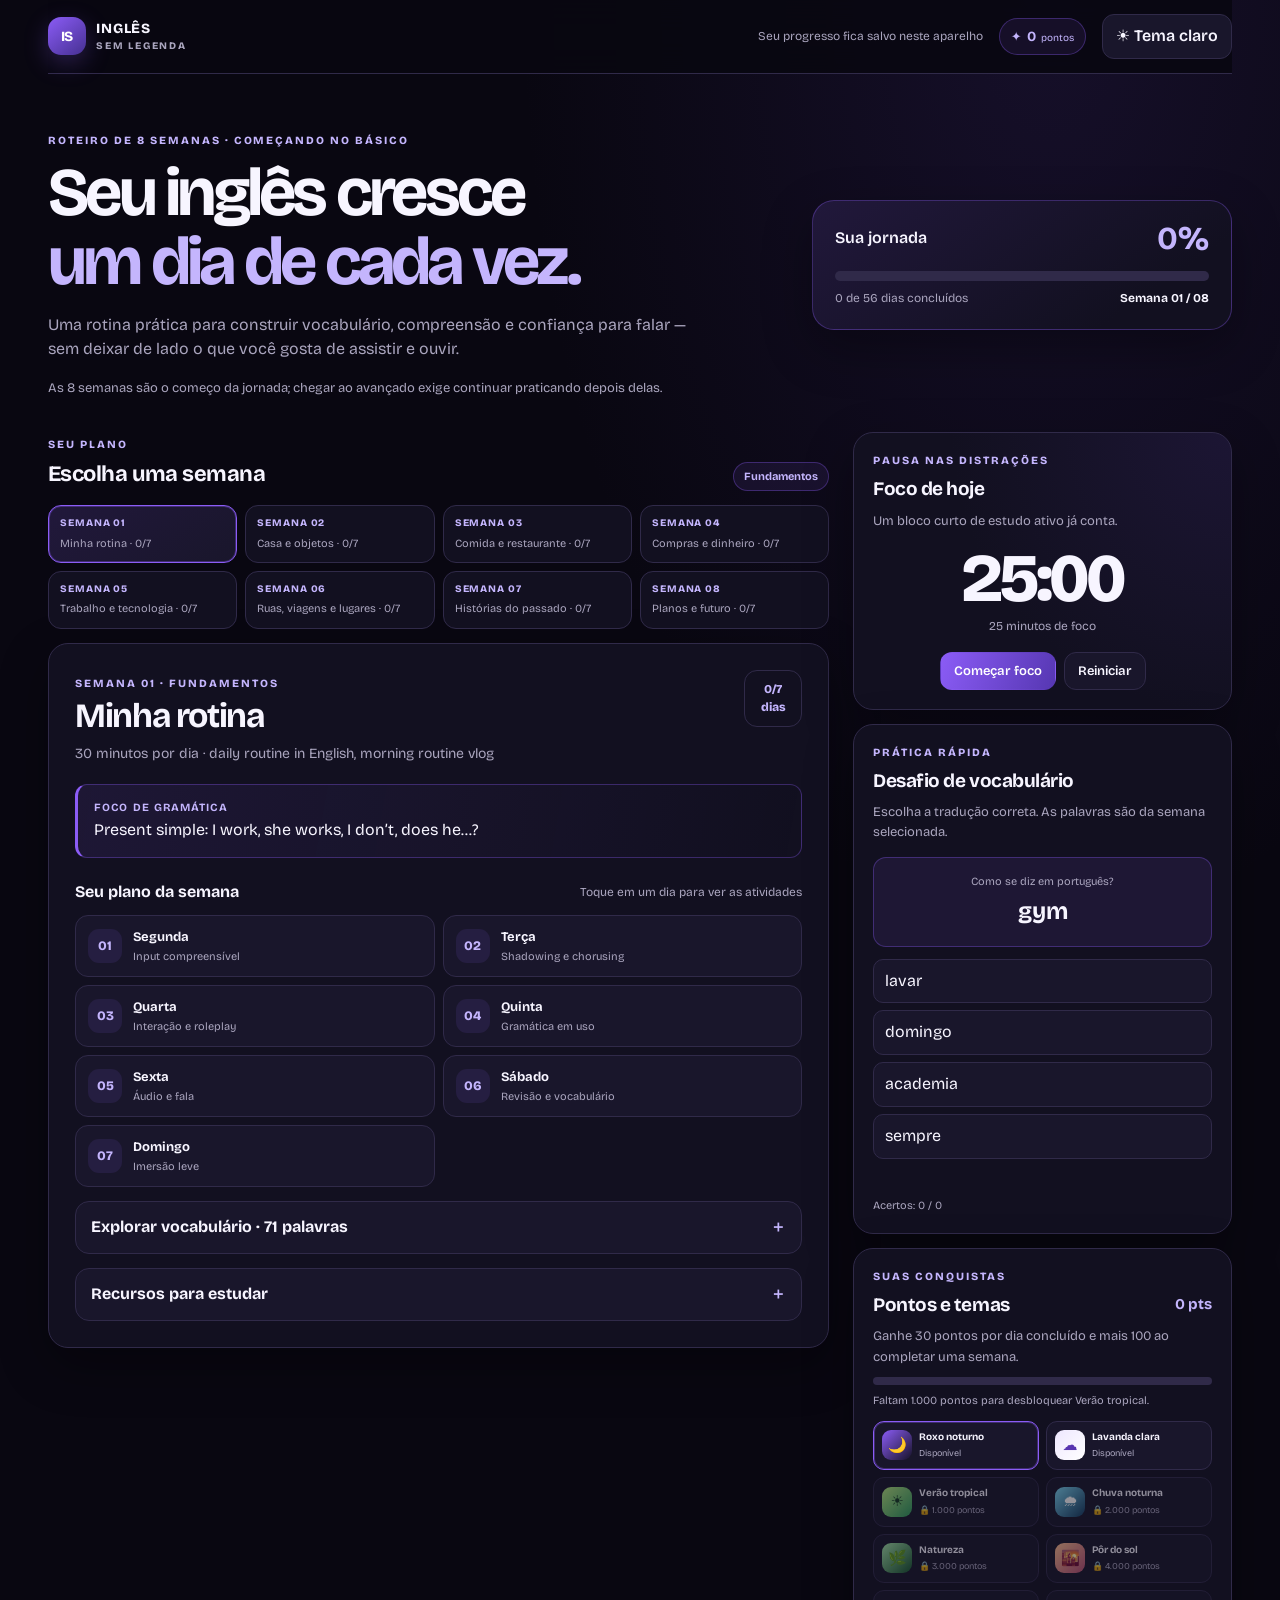
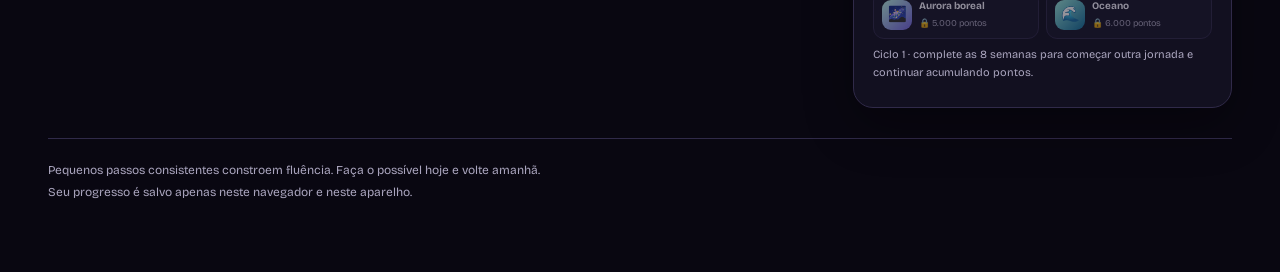
<file: index.html>
<!doctype html>
<html lang="pt-BR"><head><meta charset="utf-8">
<meta name="viewport" content="width=device-width, initial-scale=1, viewport-fit=cover">
<title>Inglês sem legenda — seu plano do básico ao avançado</title>
<meta name="description" content="Um roteiro interativo para estudar inglês todos os dias, praticar vocabulário e acompanhar seu progresso.">
<meta name="theme-color" content="#090711">
<link rel="stylesheet" href="https://fonts.googleapis.com/css2?family=Bricolage+Grotesque:wght@400;600;800&display=swap">
<link rel="stylesheet" href="styles.css"></head><body>
<div class="app-shell">
<header class="topbar">
<a class="brand" href="#" aria-label="Inglês sem legenda, início"><span class="brand-mark">IS</span><span>INGLÊS<small>SEM LEGENDA</small></span></a>
<div class="top-actions"><span class="save-status" id="saveStatus" role="status" aria-live="polite">Seu progresso fica salvo neste aparelho</span><span class="points-pill" aria-label="Pontos acumulados"><span aria-hidden="true">✦</span><strong id="headerPoints">0</strong><small>pontos</small></span><button class="theme-toggle" id="themeToggle" type="button" aria-label="Alternar tema">☀ Tema claro</button></div>
</header>
<section class="hero" aria-labelledby="pageTitle">
<div class="hero-copy"><p class="eyebrow">ROTEIRO DE 8 SEMANAS · COMEÇANDO NO BÁSICO</p><h1 id="pageTitle">Seu inglês cresce <span>um dia de cada vez.</span></h1><p>Uma rotina prática para construir vocabulário, compreensão e confiança para falar — sem deixar de lado o que você gosta de assistir e ouvir.</p><p class="hero-note">As 8 semanas são o começo da jornada; chegar ao avançado exige continuar praticando depois delas.</p></div>
<div class="hero-progress"><div class="progress-heading"><span>Sua jornada</span><strong id="p">0%</strong></div><div class="progress-track" role="progressbar" id="progressBar" aria-label="Progresso das 8 semanas" aria-valuemin="0" aria-valuemax="100" aria-valuenow="0"><i id="pb"></i></div><div class="progress-caption"><span id="pt">0 de 56 dias concluídos</span><strong id="weekMetric">Semana 01 / 08</strong></div></div>
</section>
<main class="content-grid">
<section class="study-column" aria-label="Roteiro de estudos">
<div class="section-heading"><div><p class="eyebrow">SEU PLANO</p><h2>Escolha uma semana</h2></div><span class="phase-pill" id="phasePill">Fundamentos</span></div>
<nav class="tabs" id="tabs" role="tablist" aria-label="Semanas de estudo"></nav>
<section id="weekContent" aria-live="polite"></section>
</section>
<aside class="practice-column" aria-label="Ferramentas de prática">
<section class="tool-card timer-card" aria-labelledby="timerTitle"><p class="eyebrow">PAUSA NAS DISTRAÇÕES</p><h2 id="timerTitle">Foco de hoje</h2><p class="tool-copy">Um bloco curto de estudo ativo já conta.</p><div class="timer-display" id="timerDisplay" role="timer" aria-live="off">25:00</div><p class="timer-hint" id="timerHint">25 minutos de foco</p><div class="timer-actions"><button class="primary-button" id="timerToggle" type="button">Começar foco</button><button class="secondary-button" id="timerReset" type="button">Reiniciar</button></div></section>
<section class="tool-card quiz-card" aria-labelledby="quizTitle"><p class="eyebrow">PRÁTICA RÁPIDA</p><h2 id="quizTitle">Desafio de vocabulário</h2><p class="tool-copy">Escolha a tradução correta. As palavras são da semana selecionada.</p><div id="quizArea"></div></section>
<section class="tool-card rewards-card" aria-labelledby="rewardsTitle"><p class="eyebrow">SUAS CONQUISTAS</p><div class="rewards-heading"><h2 id="rewardsTitle">Pontos e temas</h2><strong><span id="rewardPoints">0</span> pts</strong></div><p class="tool-copy">Ganhe 30 pontos por dia concluído e mais 100 ao completar uma semana.</p><div class="points-track" id="pointsProgress" role="progressbar" aria-label="Progresso para desbloquear o próximo tema" aria-valuemin="0" aria-valuemax="1000" aria-valuenow="0"><i id="pointsProgressFill"></i></div><p class="next-theme-copy" id="nextThemeText">Faltam 1.000 pontos para o próximo tema.</p><div class="theme-options" id="themeOptions" aria-label="Temas disponíveis"></div><p class="cycle-copy" id="cycleText">Ciclo 1 · complete as 8 semanas para começar outra jornada e continuar acumulando pontos.</p><button class="secondary-button new-cycle-button" id="newCycleButton" type="button" hidden>Começar uma nova jornada</button></section>
</aside>
</main>
<footer class="footer"><p>Pequenos passos consistentes constroem fluência. Faça o possível hoje e volte amanhã.</p><p>Seu progresso é salvo apenas neste navegador e neste aparelho.</p></footer>
</div>
<script src="script.js" defer></script></body></html>
</file>
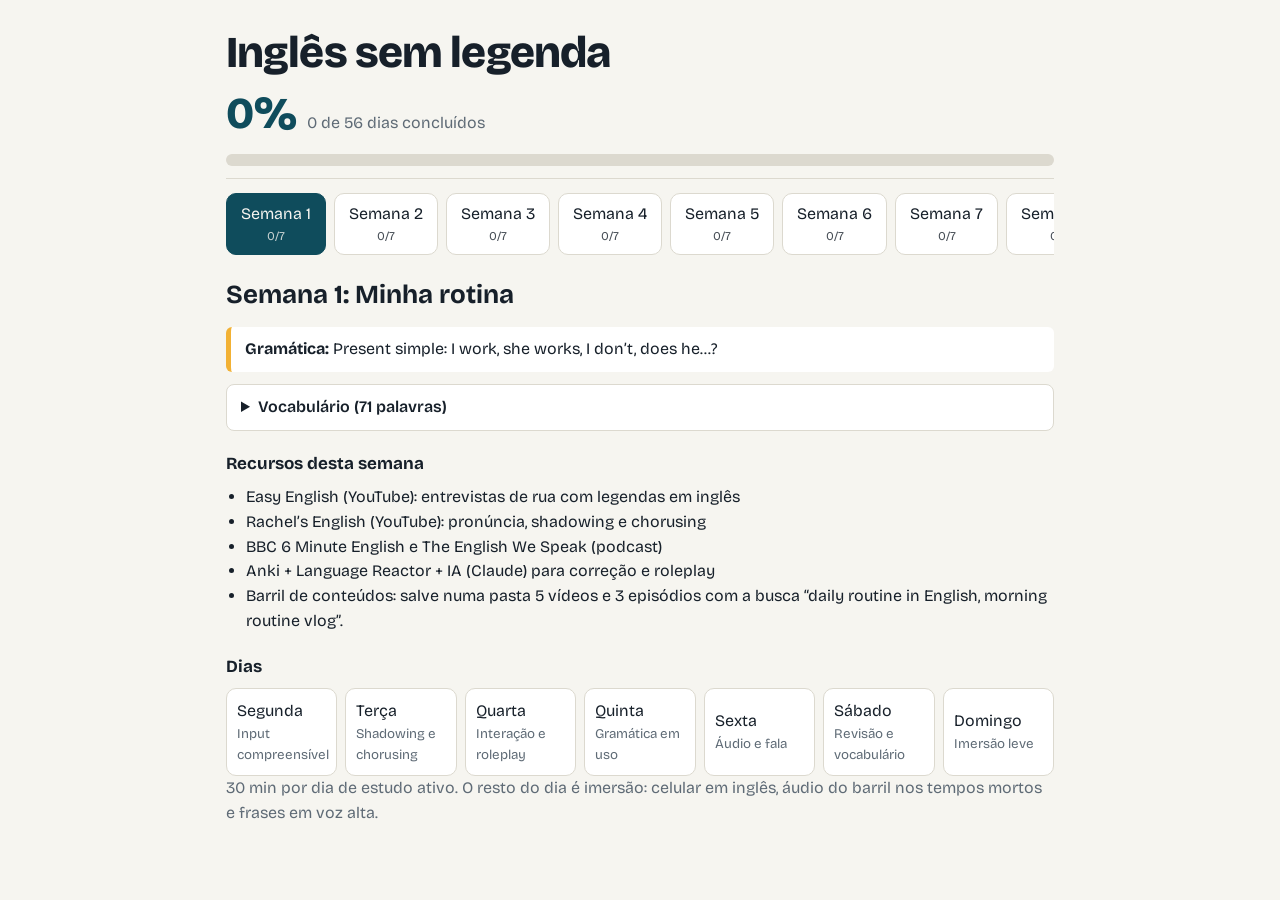
<file: roteiro-ingles.html>
<!doctype html>
<html lang="pt-BR"><head><meta charset="utf-8">
<meta name="viewport" content="width=device-width, initial-scale=1, viewport-fit=cover">
<title>Inglês sem legenda: roteiro de 8 semanas</title>
<link rel="stylesheet" href="https://fonts.googleapis.com/css2?family=Bricolage+Grotesque:wght@400;600;800&display=swap">
<style>
:root{--bg:#f6f5f0;--card:#fff;--ink:#17202a;--mute:#5f6b76;--line:#dcd9cf;--pri:#0f4c5c;--acc:#f2b134;--ok:#2f8f5b;box-sizing:border-box;padding-top:env(safe-area-inset-top,0px);padding-bottom:env(safe-area-inset-bottom,0px);color-scheme:light}
@media (prefers-color-scheme:dark){:root:not([data-theme="light"]){--bg:#121a1f;--card:#1a252c;--ink:#eceae2;--mute:#9aa7b0;--line:#2c3b44;--pri:#7cc4d4;--acc:#f2b134;--ok:#5cc48a;color-scheme:dark}}
*{box-sizing:border-box}
body{margin:0;background:var(--bg);color:var(--ink);font:16px/1.55 "Bricolage Grotesque",system-ui,-apple-system,"Segoe UI",sans-serif}
.w{max-width:860px;margin:0 auto;padding:20px 16px 56px}
h1{font-size:clamp(28px,6vw,44px);line-height:1.05;margin:0 0 4px;font-weight:800;letter-spacing:-.02em}
.sub{color:var(--mute);margin:0 0 18px}
.top{position:sticky;top:0;background:var(--bg);padding:10px 0 12px;z-index:5;border-bottom:1px solid var(--line)}
.pct{display:flex;align-items:baseline;gap:10px}
.pct b{font-size:44px;font-weight:800;color:var(--pri)}
.bar{height:12px;background:var(--line);border-radius:6px;overflow:hidden;margin-top:6px}
.bar i{display:block;height:100%;width:0;background:var(--ok);transition:width .4s}
.tabs{display:flex;gap:8px;overflow-x:auto;padding:14px 0}
.tabs button{flex:0 0 auto;border:1.5px solid var(--line);background:var(--card);color:var(--ink);border-radius:10px;padding:8px 14px;font:inherit;cursor:pointer}
.tabs button[aria-selected=true]{background:var(--pri);border-color:var(--pri);color:var(--bg)}
.tabs small{display:block;font-size:12px;opacity:.8}
h2{font-size:26px;margin:6px 0 2px}
.g{background:var(--card);border-left:5px solid var(--acc);padding:10px 14px;border-radius:6px;margin:12px 0}
h3{font-size:17px;margin:20px 0 8px}
ul{margin:0;padding-left:20px}
details{background:var(--card);border:1px solid var(--line);border-radius:8px;padding:10px 14px}
summary{cursor:pointer;font-weight:600}
.v{display:grid;grid-template-columns:repeat(auto-fill,minmax(210px,1fr));gap:4px 16px;margin:10px 0 0;padding:0;list-style:none;font-size:15px}
.v span{color:var(--mute)}
.days{display:grid;grid-template-columns:repeat(auto-fill,minmax(110px,1fr));gap:8px}
.days button{border:1.5px solid var(--line);background:var(--card);color:var(--ink);border-radius:10px;padding:10px;font:inherit;text-align:left;cursor:pointer}
.days button.done{border-color:var(--ok);background:color-mix(in srgb,var(--ok) 14%,var(--card))}
.days button[aria-expanded=true]{outline:3px solid var(--acc)}
.days small{display:block;color:var(--mute)}
.det{background:var(--card);border:1px solid var(--line);border-radius:10px;padding:16px;margin-top:12px}
.det h4{margin:0 0 8px;font-size:20px}
.bl{display:grid;grid-template-columns:64px 1fr;gap:4px 12px;padding:10px 0;border-top:1px solid var(--line)}
.bl b{color:var(--pri)}
.bl em{color:var(--mute);font-style:normal;font-size:14px;grid-column:2}
.ok{margin-top:12px;border:0;border-radius:10px;padding:12px 18px;font:inherit;font-weight:600;background:var(--pri);color:var(--bg);cursor:pointer}
button:focus-visible,summary:focus-visible{outline:3px solid var(--acc);outline-offset:2px}
</style></head><body><div class="w">
<div class="top"><h1>Inglês sem legenda</h1>
<div class="pct"><b id="p">0%</b><span id="pt" class="sub" style="margin:0"></span></div>
<div class="bar"><i id="pb"></i></div></div>
<div class="tabs" id="tabs" role="tablist"></div>
<main id="m"></main>
<p class="sub">30 min por dia de estudo ativo. O resto do dia é imersão: celular em inglês, áudio do barril nos tempos mortos e frases em voz alta.</p>
</div>
<script>
const R=["Easy English (YouTube): entrevistas de rua com legendas em inglês","Rachel’s English (YouTube): pronúncia, shadowing e chorusing","BBC 6 Minute English e The English We Speak (podcast)","Anki + Language Reactor + IA (Claude) para correção e roleplay"];
const Wk=[
{t:"Minha rotina",g:"Present simple: I work, she works, I don’t, does he…?",q:"daily routine in English, morning routine vlog",v:"wake up=acordar;get up=levantar;shower=banho;brush=escovar;teeth=dentes;breakfast=café da manhã;lunch=almoço;dinner=jantar;coffee=café;bread=pão;work=trabalho;study=estudar;school=escola;bus=ônibus;walk=andar a pé;drive=dirigir;home=casa;leave=sair;arrive=chegar;morning=manhã;afternoon=tarde;evening=início da noite;night=noite;early=cedo;late=tarde;always=sempre;usually=geralmente;often=frequentemente;sometimes=às vezes;never=nunca;every day=todo dia;week=semana;weekend=fim de semana;Monday=segunda-feira;Friday=sexta-feira;Sunday=domingo;time=hora;clock=relógio;alarm=despertador;sleep=dormir;tired=cansado;busy=ocupado;free=livre;phone=celular;call=ligar;text=mandar mensagem;watch=assistir;read=ler;listen=escutar;cook=cozinhar;clean=limpar;wash=lavar;buy=comprar;meet=encontrar;friend=amigo;family=família;mother=mãe;father=pai;brother=irmão;sister=irmã;wife=esposa;husband=marido;dog=cachorro;cat=gato;music=música;movie=filme;game=jogo;exercise=exercício;gym=academia;relax=relaxar;rest=descansar"},
{t:"Casa e objetos",g:"There is / there are + preposições de lugar (in, on, under, next to)",q:"house tour in English, my room tour",v:"house=casa;apartment=apartamento;room=cômodo;kitchen=cozinha;bedroom=quarto;bathroom=banheiro;living room=sala;door=porta;window=janela;wall=parede;floor=chão;ceiling=teto;stairs=escada;table=mesa;chair=cadeira;sofa=sofá;bed=cama;pillow=travesseiro;blanket=cobertor;lamp=luminária;light=luz;mirror=espelho;shelf=prateleira;drawer=gaveta;closet=guarda-roupa;fridge=geladeira;stove=fogão;oven=forno;microwave=micro-ondas;sink=pia;plate=prato;bowl=tigela;cup=xícara;glass=copo;fork=garfo;knife=faca;spoon=colher;pan=panela;bottle=garrafa;key=chave;remote=controle remoto;TV=televisão;computer=computador;laptop=notebook;charger=carregador;cable=cabo;plug=tomada;towel=toalha;soap=sabonete;toothbrush=escova de dente;trash=lixo;broom=vassoura;box=caixa;bag=bolsa;pen=caneta;book=livro;notebook=caderno;desk=escrivaninha;under=embaixo;above=acima;next to=ao lado;between=entre;behind=atrás;in front of=na frente;on=sobre;inside=dentro;outside=fora;near=perto;far=longe;left=esquerda;right=direita"},
{t:"Comida e restaurante",g:"Countable/uncountable, some/any e would like",q:"ordering food in English, restaurant English conversation",v:"food=comida;meal=refeição;menu=cardápio;order=pedir;waiter=garçom;bill=conta;tip=gorjeta;hungry=com fome;thirsty=com sede;full=satisfeito;delicious=delicioso;tasty=saboroso;spicy=picante;sweet=doce;sour=azedo;salty=salgado;fresh=fresco;hot=quente;cold=frio;rice=arroz;beans=feijão;meat=carne;chicken=frango;beef=carne bovina;pork=porco;fish=peixe;egg=ovo;cheese=queijo;milk=leite;butter=manteiga;salad=salada;soup=sopa;pasta=massa;sandwich=sanduíche;fries=batata frita;potato=batata;tomato=tomate;onion=cebola;garlic=alho;carrot=cenoura;lettuce=alface;apple=maçã;banana=banana;orange=laranja;grape=uva;strawberry=morango;lemon=limão;juice=suco;water=água;tea=chá;beer=cerveja;wine=vinho;sugar=açúcar;salt=sal;pepper=pimenta;oil=óleo;sauce=molho;dessert=sobremesa;cake=bolo;ice cream=sorvete;chocolate=chocolate;snack=lanche;vegetarian=vegetariano;allergic=alérgico;share=dividir;recipe=receita;ingredient=ingrediente;bake=assar;fry=fritar;boil=ferver"},
{t:"Compras e dinheiro",g:"How much / how many, this-that-these-those e Can I…?",q:"shopping in English, at the supermarket English",v:"store=loja;mall=shopping;market=feira;supermarket=supermercado;pharmacy=farmácia;price=preço;cheap=barato;expensive=caro;discount=desconto;sale=promoção;cash=dinheiro;card=cartão;credit card=cartão de crédito;change=troco;receipt=recibo;cashier=caixa;customer=cliente;seller=vendedor;size=tamanho;small=pequeno;medium=médio;large=grande;color=cor;red=vermelho;blue=azul;green=verde;black=preto;white=branco;yellow=amarelo;shirt=camisa;T-shirt=camiseta;pants=calça;jeans=jeans;dress=vestido;skirt=saia;jacket=jaqueta;coat=casaco;shoes=sapatos;sneakers=tênis;socks=meias;hat=chapéu;glasses=óculos;wallet=carteira;backpack=mochila;try on=experimentar;fit=servir;wear=vestir;pay=pagar;spend=gastar;save=economizar;afford=poder pagar;return=devolver;exchange=trocar;refund=reembolso;deliver=entregar;online=online;cart=carrinho;worth=valer a pena;brand=marca;quality=qualidade;pair=par;gift=presente;wrap=embrulhar;open=aberto;closed=fechado;line=fila;wait=esperar;bargain=pechincha;coin=moeda;bill (money)=nota;total=total;extra=extra;wrong=errado"},
{t:"Trabalho e tecnologia",g:"Can / can’t, have to e perguntas com Wh- (what, where, when, why, how)",q:"English at work, tech vocabulary for beginners",v:"job=emprego;company=empresa;office=escritório;boss=chefe;coworker=colega de trabalho;team=equipe;meeting=reunião;email=e-mail;message=mensagem;schedule=agenda;deadline=prazo;task=tarefa;project=projeto;report=relatório;presentation=apresentação;client=cliente;salary=salário;interview=entrevista;resume=currículo;skill=habilidade;experience=experiência;manager=gerente;remote=remoto;screen=tela;keyboard=teclado;mouse=mouse;file=arquivo;folder=pasta;document=documento;spreadsheet=planilha;data=dados;database=banco de dados;chart=gráfico;number=número;code=código;software=software;app=aplicativo;website=site;password=senha;login=entrar;download=baixar;upload=enviar;share=compartilhar;save=salvar;delete=apagar;search=buscar;update=atualizar;error=erro;fix=consertar;problem=problema;solution=solução;idea=ideia;plan=plano;goal=meta;result=resultado;learn=aprender;teach=ensinar;help=ajudar;ask=perguntar;answer=responder;explain=explicar;understand=entender;need=precisar;use=usar;build=construir;test=testar;improve=melhorar;careful=cuidadoso;fast=rápido;slow=lento"},
{t:"Ruas, viagens e lugares",g:"Imperativo (turn left, go straight) e present continuous (I’m going…)",q:"asking for directions in English, airport English",v:"street=rua;avenue=avenida;corner=esquina;block=quadra;map=mapa;address=endereço;city=cidade;country=país;airport=aeroporto;station=estação;train=trem;subway=metrô;taxi=táxi;car=carro;bike=bicicleta;plane=avião;flight=voo;ticket=passagem;passport=passaporte;luggage=bagagem;suitcase=mala;hotel=hotel;reservation=reserva;check in=fazer check-in;check out=fazer check-out;tourist=turista;beach=praia;mountain=montanha;park=parque;museum=museu;church=igreja;bank=banco;hospital=hospital;police=polícia;restaurant=restaurante;bridge=ponte;traffic=trânsito;turn=virar;go straight=seguir em frente;stop=parar;cross=atravessar;lost=perdido;direction=direção;north=norte;south=sul;east=leste;west=oeste;ahead=à frente;depart=partir;delay=atraso;cancel=cancelar;gate=portão de embarque;seat=assento;trip=viagem;visit=visitar;explore=explorar;travel=viajar;pack=arrumar a mala;weather=clima;rain=chuva;sun=sol;crowded=lotado;quiet=tranquilo;safe=seguro;dangerous=perigoso;nearby=por perto;downtown=centro"},
{t:"Histórias do passado",g:"Past simple: regulares (worked) e irregulares (went, saw, ate)",q:"storytime in English for beginners, simple past stories",v:"yesterday=ontem;last night=ontem à noite;last week=semana passada;ago=atrás;then=então;after=depois;before=antes;first=primeiro;finally=finalmente;suddenly=de repente;remember=lembrar;forget=esquecer;happen=acontecer;story=história;memory=lembrança;childhood=infância;young=jovem;old=velho;born=nascido;grow up=crescer;move=mudar-se;start=começar;finish=terminar;stay=ficar;go (went)=ir;come (came)=vir;see (saw)=ver;eat (ate)=comer;drink (drank)=beber;take (took)=pegar;make (made)=fazer;get (got)=conseguir;give (gave)=dar;find (found)=encontrar;think (thought)=pensar;know (knew)=saber;say (said)=dizer;tell (told)=contar;buy (bought)=comprar;have (had)=ter;write (wrote)=escrever;lose (lost)=perder;win (won)=ganhar;feel (felt)=sentir;meet (met)=conhecer;run (ran)=correr;sit (sat)=sentar;wake (woke)=acordar;fall (fell)=cair;break (broke)=quebrar;laugh=rir;cry=chorar;smile=sorrir;surprised=surpreso;scared=assustado;happy=feliz;sad=triste;angry=bravo;excited=animado;bored=entediado;mistake=erro;luck=sorte;party=festa;wedding=casamento;birthday=aniversário;holiday=feriado;accident=acidente;news=notícia;dream=sonho"},
{t:"Planos e futuro",g:"Going to (planos) vs will (decisões na hora, previsões)",q:"talking about future plans in English, my goals English",v:"tomorrow=amanhã;tonight=hoje à noite;next week=semana que vem;next month=mês que vem;next year=ano que vem;soon=em breve;later=mais tarde;someday=algum dia;future=futuro;hope=esperar;wish=desejar;want=querer;would like=gostaria;expect=esperar (prever);decide=decidir;choose=escolher;promise=prometer;probably=provavelmente;maybe=talvez;definitely=com certeza;sure=certo;possible=possível;impossible=impossível;ready=pronto;prepare=preparar;organize=organizar;invite=convidar;join=participar;apply=candidatar-se;career=carreira;degree=graduação;course=curso;exam=prova;grade=nota;practice=praticar;fluent=fluente;confident=confiante;achieve=alcançar;habit=hábito;challenge=desafio;opportunity=oportunidade;risk=risco;budget=orçamento;invest=investir;rent=aluguel;own=possuir;marry=casar;baby=bebê;kid=criança;retire=aposentar-se;abroad=exterior;dream job=emprego dos sonhos;proud=orgulhoso;worry=preocupar-se;depend=depender;offer=oferecer;accept=aceitar;refuse=recusar;agree=concordar;disagree=discordar;opinion=opinião;believe=acreditar;suppose=supor;imagine=imaginar;guess=chutar;goal=objetivo;dream=sonhar;success=sucesso;fail=falhar;try=tentar;keep going=continuar;progress=progresso"}
];
const D=[
["Segunda","Input compreensível",[[15,"Assista a 1 vídeo do barril sobre {t}, sem legenda em português. Primeira vez: só o sentido geral. Segunda vez: pause nas frases novas. Busca sugerida: “{q}”.",0],[10,"Sentence mining: escolha 3 frases que você entendeu pela metade e crie cartões no Anki (frase inteira, com áudio).",3],[5,"Micro-hábito: descreva em voz alta, em inglês, o que está ao seu redor.",3]]],
["Terça","Shadowing e chorusing",[[12,"Shadowing: pegue um trecho de 30 segundos sobre {t}, repita junto com o áudio 5 vezes, depois sem olhar a transcrição.",1],[8,"Chorusing: fale a mesma frase em coro com o nativo até igualar ritmo e entonação.",1],[10,"Flashcards: revise os cartões vencidos no Anki.",3]]],
["Quarta","Interação e roleplay",[[15,"Reassista uma cena que você já viu. Pause e responda os personagens em voz alta, faça perguntas e dê opiniões. Anote o que não soube dizer.",0],[10,"Roleplay com a IA: simule uma situação real de {t}. Peça para ela responder só em inglês simples e corrigir no fim.",3],[5,"Pesquise como falar as lacunas anotadas e crie 2 cartões.",3]]],
["Quinta","Gramática em uso",[[8,"Tópico da semana: {g}. Leia 10 exemplos e tente achar o padrão antes de ler a regra.",2],[12,"Escrita ativa: escreva 5 a 8 frases sobre {t} usando o tópico. Cole na IA e peça correção com explicação curta.",3],[10,"Flashcards: revise e acrescente as correções como cartões.",3]]],
["Sexta","Áudio e fala",[[20,"Ouça 1 episódio curto sobre {t} ou sobre rotina e vida cotidiana. Ouça duas vezes: sem pausar e depois pausando para anotar palavras.",2],[10,"Grave 1 minuto resumindo em voz alta o que entendeu. Ouça sua gravação e repita uma versão melhor.",3]]],
["Sábado","Revisão e vocabulário",[[10,"Flashcards: revise tudo da semana.",3],[10,"Revise as 70+ palavras da lista da semana: fale cada uma dentro de uma frase sua.",3],[10,"Roleplay livre com a IA, sem script, sobre {t}.",3]]],
["Domingo","Imersão leve",[[20,"Assista a série, vídeo ou ouça podcast por prazer, em inglês, sem pressão. Não pare para estudar.",0],[10,"Diário falado: fale 1 minuto sobre sua semana, em inglês, sem traduzir antes.",3]]]
];
let S={};try{S=JSON.parse(localStorage.getItem("ing")||"{}")}catch(e){}
let cw=0,cd=null;
const $=i=>document.getElementById(i),save=()=>{try{localStorage.setItem("ing",JSON.stringify(S))}catch(e){}};
const cnt=w=>D.filter((_,d)=>S[w+"-"+d]).length;
function upd(){const n=Object.values(S).filter(Boolean).length,p=Math.round(n/56*100);$("p").textContent=p+"%";$("pb").style.width=p+"%";$("pt").textContent=n+" de 56 dias concluídos"}
function tabs(){$("tabs").innerHTML="";Wk.forEach((w,i)=>{const b=document.createElement("button");b.setAttribute("role","tab");b.setAttribute("aria-selected",i==cw);b.innerHTML="Semana "+(i+1)+"<small>"+cnt(i)+"/7</small>";b.onclick=()=>{cw=i;cd=null;draw()};$("tabs").appendChild(b)})}
function fill(s,w){return s.replace(/{t}/g,w.t.toLowerCase()).replace(/{g}/g,w.g).replace(/{q}/g,w.q)}
function draw(){tabs();upd();const w=Wk[cw],V=w.v.split(";").map(x=>x.split("="));
let h="<h2>Semana "+(cw+1)+": "+w.t+"</h2><div class='g'><b>Gramática:</b> "+w.g+"</div>";
h+="<details><summary>Vocabulário ("+V.length+" palavras)</summary><ul class='v'>"+V.map(x=>"<li>"+x[0]+" <span>"+x[1]+"</span></li>").join("")+"</ul></details>";
h+="<h3>Recursos desta semana</h3><ul>"+R.map(r=>"<li>"+r+"</li>").join("")+"<li>Barril de conteúdos: salve numa pasta 5 vídeos e 3 episódios com a busca “"+w.q+"”.</li></ul>";
h+="<h3>Dias</h3><div class='days'>"+D.map((d,i)=>"<button class='"+(S[cw+"-"+i]?"done":"")+"' aria-expanded='"+(cd===i)+"' data-d='"+i+"'>"+d[0]+"<small>"+(S[cw+"-"+i]?"Concluído":d[1])+"</small></button>").join("")+"</div>";
if(cd!==null){const d=D[cd],k=cw+"-"+cd;h+="<div class='det'><h4>"+d[0]+": "+d[1]+" (30 min)</h4>"+d[2].map(b=>"<div class='bl'><b>"+b[0]+" min</b><span>"+fill(b[1],w)+"</span><em>Recurso: "+R[b[2]]+"</em></div>").join("")+"<button class='ok' data-k='"+k+"'>"+(S[k]?"Desmarcar dia":"Marcar como concluído")+"</button></div>"}
$("m").innerHTML=h;
$("m").querySelectorAll(".days button").forEach(b=>b.onclick=()=>{const i=+b.dataset.d;cd=cd===i?null:i;draw()});
const ok=$("m").querySelector(".ok");if(ok)ok.onclick=()=>{S[ok.dataset.k]=!S[ok.dataset.k];save();draw()}}
draw();
</script></body></html>
</file>
<file: styles.css>
:root{color-scheme:dark;--bg:#090711;--bg-glow:#30205b55;--surface:#121020;--surface-2:#19162b;--surface-3:#21183b;--ink:#f7f5ff;--muted:#aaa5be;--line:#302a49;--purple:#8b5cf6;--purple-light:#c4b5fd;--blue:#263a76;--green:#62d6a5;--accent-border:#8b5cf655;--accent-soft:#8b5cf619;--accent-tint:#8b5cf618;--accent-icon:#8b5cf61c;--accent-shadow:#8b5cf644;--brand-end:#463092;--progress-end:#4a8dff;--button-end:#5637b2;--success:#168e68;--success-dark:#08724f;--success-border:#62d6a566;--success-soft:#62d6a51c;--shadow:0 18px 50px #0005}
:root[data-theme="light"]{color-scheme:light;--bg:#f6f4fb;--bg-glow:#ede5ff;--surface:#fff;--surface-2:#efebf8;--surface-3:#e9e1ff;--ink:#171329;--muted:#625d75;--line:#ded8ed;--purple:#7042d8;--purple-light:#5835b0;--blue:#dfe6ff;--green:#137c58;--accent-border:#c8b8ec;--accent-soft:#f0eaff;--accent-tint:#f1ebff;--accent-icon:#efe8ff;--accent-shadow:#8b5cf622;--brand-end:#473289;--progress-end:#5b80dc;--button-end:#5532aa;--success:#168e68;--success-dark:#08724f;--success-border:#a8ddc1;--success-soft:#e5f6ee;--shadow:0 16px 40px #33205b12}
:root[data-theme="summer"]{color-scheme:light;--bg:#f3faed;--bg-glow:#d9efce;--surface:#fffdf6;--surface-2:#e8f4dc;--surface-3:#d8edc8;--ink:#1d3020;--muted:#60725f;--line:#cddfc5;--purple:#32844d;--purple-light:#286b3d;--blue:#78bfdd;--green:#25804a;--accent-border:#b2d8ab;--accent-soft:#e8f5e3;--accent-tint:#eaf6e5;--accent-icon:#e1f1dc;--accent-shadow:#48a66044;--brand-end:#216239;--progress-end:#78bfdd;--button-end:#246842;--success:#25804a;--success-dark:#145f39;--success-border:#b5dec1;--success-soft:#e7f5ea;--shadow:0 16px 40px #244a2612}
:root[data-theme="rain"]{color-scheme:dark;--bg:#08111f;--bg-glow:#16426366;--surface:#101e31;--surface-2:#172a43;--surface-3:#1e3857;--ink:#eff7ff;--muted:#a9bed1;--line:#28415c;--purple:#4eb6d9;--purple-light:#9ce8ff;--blue:#2f73bd;--green:#5dd6b6;--accent-border:#4eb6d966;--accent-soft:#4eb6d922;--accent-tint:#4eb6d91d;--accent-icon:#4eb6d924;--accent-shadow:#4eb6d944;--brand-end:#156589;--progress-end:#82bfff;--button-end:#17698e;--success:#45c99b;--success-dark:#127958;--success-border:#45c99b77;--success-soft:#45c99b20;--shadow:0 18px 50px #0006}
:root[data-theme="nature"]{color-scheme:dark;--bg:#07140e;--bg-glow:#15532d66;--surface:#10251a;--surface-2:#173323;--surface-3:#20432d;--ink:#f0fff3;--muted:#a4c4aa;--line:#2c5036;--purple:#61bd73;--purple-light:#a6e6a8;--blue:#579a83;--green:#73d898;--accent-border:#61bd7366;--accent-soft:#61bd7322;--accent-tint:#61bd731d;--accent-icon:#61bd7324;--accent-shadow:#61bd7344;--brand-end:#25623b;--progress-end:#75dca3;--button-end:#25693d;--success:#56c982;--success-dark:#1e7543;--success-border:#56c98277;--success-soft:#56c98220;--shadow:0 18px 50px #0006}
:root[data-theme="sunset"]{color-scheme:dark;--bg:#1a0e20;--bg-glow:#632b4c66;--surface:#25152c;--surface-2:#35203a;--surface-3:#4a2946;--ink:#fff5f1;--muted:#d0adb5;--line:#57364f;--purple:#f07876;--purple-light:#ffc18f;--blue:#8a6cbb;--green:#83d6ac;--accent-border:#f0787666;--accent-soft:#f0787622;--accent-tint:#f078761d;--accent-icon:#f0787624;--accent-shadow:#f0787644;--brand-end:#a74662;--progress-end:#ffc16f;--button-end:#b44c69;--success:#70c99a;--success-dark:#24784c;--success-border:#70c99a77;--success-soft:#70c99a20;--shadow:0 18px 50px #0006}
:root[data-theme="aurora"]{color-scheme:dark;--bg:#0b1128;--bg-glow:#242d7566;--surface:#141b38;--surface-2:#1d2648;--surface-3:#28335b;--ink:#f4f6ff;--muted:#b3bce0;--line:#343f69;--purple:#9b83ff;--purple-light:#baf3e4;--blue:#5c91ed;--green:#65d5ae;--accent-border:#9b83ff66;--accent-soft:#9b83ff22;--accent-tint:#9b83ff1d;--accent-icon:#9b83ff24;--accent-shadow:#9b83ff44;--brand-end:#4c54a4;--progress-end:#5dd8bc;--button-end:#5856b0;--success:#63d5a5;--success-dark:#267f64;--success-border:#63d5a577;--success-soft:#63d5a520;--shadow:0 18px 50px #0006}
:root[data-theme="ocean"]{color-scheme:dark;--bg:#071421;--bg-glow:#0d4c6266;--surface:#0e202e;--surface-2:#153242;--surface-3:#1b4656;--ink:#effcff;--muted:#a2c2cb;--line:#28505b;--purple:#4fc5c3;--purple-light:#9ce9dc;--blue:#3189b7;--green:#5ed6a3;--accent-border:#4fc5c366;--accent-soft:#4fc5c322;--accent-tint:#4fc5c31d;--accent-icon:#4fc5c324;--accent-shadow:#4fc5c344;--brand-end:#157578;--progress-end:#48a5db;--button-end:#126d7c;--success:#54c890;--success-dark:#1e7858;--success-border:#54c89077;--success-soft:#54c89020;--shadow:0 18px 50px #0006}
*{box-sizing:border-box}
html{scroll-behavior:smooth;scroll-padding-top:92px}
body{margin:0;min-height:100vh;background:radial-gradient(ellipse at 82% 0%,var(--bg-glow),transparent 33rem),var(--bg);color:var(--ink);font:16px/1.55 "Bricolage Grotesque",system-ui,-apple-system,"Segoe UI",sans-serif}
button,input{font:inherit}
button{color:inherit}
button:focus-visible,input:focus-visible,summary:focus-visible{outline:3px solid var(--purple-light);outline-offset:3px}
.app-shell{max-width:1240px;margin:0 auto;padding:0 28px 48px}
.topbar{position:sticky;top:0;z-index:10;display:flex;align-items:center;justify-content:space-between;gap:16px;padding:14px 0;background:color-mix(in srgb,var(--bg) 88%,transparent);backdrop-filter:blur(16px);border-bottom:1px solid var(--line)}
.brand{display:flex;align-items:center;gap:10px;color:var(--ink);text-decoration:none;font-size:14px;font-weight:800;letter-spacing:.06em}
.brand-mark{display:grid;place-items:center;width:38px;height:38px;border-radius:13px;background:linear-gradient(140deg,var(--purple),var(--brand-end));color:#fff;font-size:14px;letter-spacing:-.04em;box-shadow:0 8px 24px var(--accent-shadow)}
.brand small{display:block;color:var(--muted);font-size:10px;letter-spacing:.18em}
.top-actions{display:flex;align-items:center;gap:16px}
.points-pill{display:inline-flex;align-items:baseline;gap:5px;padding:7px 11px;border:1px solid var(--accent-border);border-radius:999px;background:var(--accent-soft);color:var(--purple-light);white-space:nowrap}
.points-pill>span{font-size:13px}
.points-pill strong{font-size:14px}
.points-pill small{font-size:10px}
.save-status{color:var(--muted);font-size:12px}
.save-status.error{color:#ff879b}
.theme-toggle,.secondary-button,.primary-button{display:inline-flex;align-items:center;justify-content:center;gap:8px;border:1px solid var(--line);border-radius:12px;padding:9px 13px;background:var(--surface-2);color:var(--ink);font-weight:600;cursor:pointer;transition:transform .18s,border-color .18s,background .18s}
.theme-toggle:hover,.secondary-button:hover{border-color:var(--purple);transform:translateY(-1px)}
.hero{display:grid;grid-template-columns:minmax(0,1.4fr) minmax(250px,.8fr);gap:30px;align-items:center;padding:clamp(28px,5vw,58px) 0 34px}
.eyebrow{margin:0 0 9px;color:var(--purple-light);font-size:11px;font-weight:800;letter-spacing:.18em;text-transform:uppercase}
h1{max-width:720px;margin:0;font-size:clamp(36px,6vw,68px);line-height:1.02;letter-spacing:-.055em}
h1 span{display:block;color:var(--purple-light)}
.hero-copy>p:not(.eyebrow){max-width:650px;color:var(--muted);margin:16px 0 0}
.hero-note{font-size:13px}
.hero-progress{padding:22px;border:1px solid var(--accent-border);border-radius:22px;background:linear-gradient(145deg,var(--surface-3),var(--surface) 78%);box-shadow:var(--shadow)}
.progress-heading{display:flex;align-items:center;justify-content:space-between;gap:12px}
.progress-heading span{font-weight:600}
.progress-heading strong{color:var(--purple-light);font-size:32px;line-height:1}
.progress-track{height:10px;margin:16px 0 8px;border-radius:99px;background:var(--line);overflow:hidden}
.progress-track i{display:block;width:0;height:100%;border-radius:inherit;background:linear-gradient(90deg,var(--purple),var(--progress-end));transition:width .45s ease}
.progress-caption{display:flex;justify-content:space-between;gap:10px;color:var(--muted);font-size:12px}
.progress-caption strong{color:var(--ink)}
.content-grid{display:grid;grid-template-columns:minmax(0,1.65fr) minmax(280px,.8fr);gap:24px;align-items:start}
.section-heading{display:flex;align-items:end;justify-content:space-between;gap:16px;margin:4px 0 14px}
.section-heading h2,.tool-card h2{margin:0;font-size:22px;letter-spacing:-.025em}
.section-heading .eyebrow{margin-bottom:4px}
.phase-pill,.tag{display:inline-flex;align-items:center;gap:6px;border:1px solid var(--accent-border);border-radius:99px;padding:5px 10px;background:var(--accent-soft);color:var(--purple-light);font-size:11px;font-weight:700}
.tabs{display:grid;grid-template-columns:repeat(4,minmax(0,1fr));gap:8px;margin-bottom:14px}
.week-tab{min-width:0;padding:10px 11px;text-align:left;border:1px solid var(--line);border-radius:13px;background:var(--surface);cursor:pointer;transition:transform .18s,border-color .18s,background .18s}
.week-tab:hover{transform:translateY(-2px);border-color:var(--purple)}
.week-tab[aria-selected="true"]{border-color:var(--purple);background:linear-gradient(145deg,var(--surface-3),var(--surface-2));box-shadow:inset 0 0 0 1px var(--accent-border)}
.week-tab span,.week-tab small{display:block;overflow:hidden;text-overflow:ellipsis;white-space:nowrap}
.week-tab span{color:var(--purple-light);font-size:10px;font-weight:800;letter-spacing:.09em}
.week-tab small{margin-top:3px;color:var(--muted);font-size:11px}
.week-card,.tool-card{border:1px solid var(--line);border-radius:20px;background:var(--surface);box-shadow:var(--shadow)}
.week-card{padding:clamp(17px,3vw,26px)}
.week-title-row{display:flex;align-items:start;justify-content:space-between;gap:12px}
.week-title-row h2{margin:3px 0 0;font-size:clamp(24px,4vw,34px);line-height:1.1;letter-spacing:-.04em}
.week-title-row p{margin:8px 0 0;color:var(--muted);font-size:14px}
.week-count{flex:0 0 auto;min-width:58px;padding:9px 10px;border:1px solid var(--line);border-radius:13px;text-align:center;color:var(--purple-light);font-size:12px;font-weight:800}
.grammar-box{margin:20px 0;padding:14px 16px;border:1px solid var(--accent-border);border-left:3px solid var(--purple);border-radius:12px;background:linear-gradient(100deg,var(--accent-soft),transparent)}
.grammar-box strong{display:block;margin-bottom:2px;color:var(--purple-light);font-size:11px;letter-spacing:.1em;text-transform:uppercase}
.grammar-box p{margin:0}
.subheading{display:flex;align-items:center;justify-content:space-between;gap:10px;margin:22px 0 10px}
.subheading h3{margin:0;font-size:16px}
.subheading span{color:var(--muted);font-size:12px}
.days{display:grid;grid-template-columns:repeat(2,minmax(0,1fr));gap:8px}
.day-card{display:flex;align-items:center;gap:11px;width:100%;min-height:62px;padding:10px 12px;text-align:left;border:1px solid var(--line);border-radius:13px;background:var(--surface-2);cursor:pointer;transition:border-color .18s,transform .18s}
.day-card:hover{transform:translateY(-1px);border-color:var(--purple)}
.day-card[aria-expanded="true"]{border-color:var(--purple);background:var(--accent-tint)}
.day-card.done{border-color:var(--success-border)}
.day-icon{display:grid;place-items:center;flex:0 0 34px;height:34px;border-radius:11px;background:var(--accent-icon);color:var(--purple-light);font-size:13px;font-weight:800}
.day-card.done .day-icon{background:var(--success-soft);color:var(--green)}
.day-copy{min-width:0}
.day-copy strong,.day-copy small{display:block;overflow:hidden;text-overflow:ellipsis;white-space:nowrap}
.day-copy strong{font-size:13px}
.day-copy small{color:var(--muted);font-size:11px}
.day-detail{margin-top:12px;padding:17px;border:1px solid var(--line);border-radius:15px;background:var(--surface-2);animation:rise .2s ease-out}
.day-detail h3{margin:0 0 12px;font-size:18px}
.task-row{display:grid;grid-template-columns:55px 1fr;gap:10px;padding:11px 0;border-top:1px solid var(--line)}
.task-row strong{color:var(--purple-light);font-size:12px}
.task-row p{margin:0;font-size:13px}
.resource-label{display:block;margin-top:4px;color:var(--muted);font-size:11px}
.primary-button{margin-top:14px;border-color:transparent;background:linear-gradient(110deg,var(--purple),var(--button-end));color:#fff}
.primary-button:hover{transform:translateY(-1px);box-shadow:0 8px 22px var(--accent-shadow)}
.primary-button.complete{background:linear-gradient(110deg,var(--success),var(--success-dark))}
.vocab-details,.resources-details{margin-top:14px;padding:0;border:1px solid var(--line);border-radius:14px;background:var(--surface-2)}
.vocab-details summary,.resources-details summary{padding:13px 15px;cursor:pointer;font-weight:700;list-style:none}
.vocab-details summary::-webkit-details-marker,.resources-details summary::-webkit-details-marker{display:none}
.vocab-details summary::after,.resources-details summary::after{content:"＋";float:right;color:var(--purple-light)}
.vocab-details[open] summary::after,.resources-details[open] summary::after{content:"−"}
.vocab-content{padding:0 13px 14px}
.vocab-search{width:100%;padding:10px 12px;border:1px solid var(--line);border-radius:10px;background:var(--bg);color:var(--ink)}
.vocab-search::placeholder{color:var(--muted)}
.vocab-list{display:grid;grid-template-columns:repeat(2,minmax(0,1fr));gap:7px;max-height:300px;overflow:auto;margin-top:10px}
.word-card{min-height:55px;padding:9px 10px;text-align:left;border:1px solid var(--line);border-radius:10px;background:var(--surface);cursor:pointer}
.word-card:hover,.word-card[aria-expanded="true"]{border-color:var(--purple)}
.word-card strong,.word-card span{display:block}
.word-card strong{font-size:13px}
.word-card span{color:var(--muted);font-size:12px}
.word-card[aria-expanded="false"] span{visibility:hidden}
.no-results{grid-column:1/-1;color:var(--muted);font-size:13px}
.resource-list{display:grid;gap:6px;margin:0;padding:0 18px 14px 32px;color:var(--muted);font-size:13px}
.practice-column{position:sticky;top:82px;display:grid;gap:14px}
.tool-card{padding:19px}
.tool-card .eyebrow{margin-bottom:5px}
.tool-card h2{font-size:19px}
.tool-copy{margin:7px 0 14px;color:var(--muted);font-size:13px}
.timer-card{background:radial-gradient(circle at 100% 0%,var(--bg-glow),transparent 60%),var(--surface)}
.timer-display{margin:12px 0 4px;text-align:center;font-size:clamp(48px,7vw,68px);font-weight:800;line-height:1;letter-spacing:-.06em;font-variant-numeric:tabular-nums}
.timer-hint{margin:0;text-align:center;color:var(--muted);font-size:12px}
.timer-actions{display:flex;justify-content:center;gap:8px;margin-top:16px}
.timer-actions .primary-button,.timer-actions .secondary-button{margin:0;padding:8px 13px;font-size:13px}
.quiz-word{margin:15px 0 12px;padding:15px;border:1px solid var(--accent-border);border-radius:13px;background:var(--accent-soft);text-align:center}
.quiz-word small{display:block;color:var(--muted);font-size:11px}
.quiz-word strong{display:block;margin-top:3px;font-size:24px}
.quiz-options{display:grid;gap:7px}
.quiz-option{width:100%;padding:9px 11px;text-align:left;border:1px solid var(--line);border-radius:10px;background:var(--surface-2);cursor:pointer}
.quiz-option:hover:not(:disabled){border-color:var(--purple)}
.quiz-option:disabled{cursor:default}
.quiz-option.correct{border-color:var(--green);background:var(--success-soft)}
.quiz-option.incorrect{border-color:#ff879b;background:#ff879b1b}
.quiz-feedback{min-height:22px;margin:8px 0 0;font-size:12px}
.quiz-feedback.good{color:var(--green)}
.quiz-feedback.bad{color:#ff879b}
.quiz-footer{display:flex;align-items:center;justify-content:space-between;gap:8px;margin-top:8px}
.quiz-score{color:var(--muted);font-size:11px}
.quiz-next{padding:6px 10px;font-size:12px}
button[hidden]{display:none!important}
.rewards-heading{display:flex;align-items:center;justify-content:space-between;gap:8px}
.rewards-heading h2{margin:0;font-size:19px}
.rewards-heading>strong{color:var(--purple-light);font-size:15px;white-space:nowrap}
.rewards-card .tool-copy{margin-bottom:10px}
.points-track{height:8px;border-radius:99px;background:var(--line);overflow:hidden}
.points-track i{display:block;width:0;height:100%;border-radius:inherit;background:linear-gradient(90deg,var(--purple),var(--progress-end));transition:width .4s ease}
.next-theme-copy,.cycle-copy{margin:7px 0;color:var(--muted);font-size:11px}
.theme-options{display:grid;grid-template-columns:repeat(2,minmax(0,1fr));gap:7px;margin-top:12px}
.theme-choice{display:flex;align-items:center;gap:7px;min-width:0;padding:8px;text-align:left;border:1px solid var(--line);border-radius:11px;background:var(--surface-2);color:var(--ink);cursor:pointer}
.theme-choice:hover:not(:disabled),.theme-choice.selected{border-color:var(--purple)}
.theme-choice.selected{box-shadow:inset 0 0 0 1px var(--accent-border)}
.theme-choice:disabled{opacity:.55;cursor:not-allowed}
.theme-swatch{display:grid;place-items:center;flex:0 0 30px;height:30px;border-radius:9px;font-size:15px}
.swatch-dark{background:linear-gradient(135deg,#8b5cf6,#171329);color:#fff}
.swatch-light{background:linear-gradient(135deg,#eee7ff,#fff);color:#5835b0}
.swatch-summer{background:linear-gradient(135deg,#b7e77f,#2c985c);color:#153b23}
.swatch-rain{background:linear-gradient(135deg,#7ed9f3,#12385d);color:#fff}
.swatch-nature{background:linear-gradient(135deg,#a6e6a8,#14532d);color:#10251a}
.swatch-sunset{background:linear-gradient(135deg,#ffc18f,#b64d72);color:#3a1830}
.swatch-aurora{background:linear-gradient(135deg,#baf3e4,#7464df);color:#172146}
.swatch-ocean{background:linear-gradient(135deg,#9ce9dc,#126d9a);color:#072c38}
.theme-copy{min-width:0}
.theme-copy strong,.theme-copy small{display:block;overflow:hidden;text-overflow:ellipsis;white-space:nowrap}
.theme-copy strong{font-size:10px}
.theme-copy small{margin-top:2px;color:var(--muted);font-size:9px}
.new-cycle-button{width:100%;margin-top:8px;font-size:12px}
.confetti-layer{position:fixed;inset:0;z-index:30;overflow:hidden;pointer-events:none}
.confetti-piece{position:absolute;top:-20px;animation:confetti-fall var(--fall-time) cubic-bezier(.2,.7,.4,1) var(--fall-delay) forwards}
.celebration-toast{position:fixed;top:82px;left:50%;z-index:31;width:max-content;max-width:calc(100vw - 28px);padding:13px 18px;border:1px solid var(--accent-border);border-radius:14px;background:var(--surface);color:var(--ink);box-shadow:var(--shadow);font-weight:700;text-align:center;pointer-events:none;animation:toast-in .25s ease-out}
@keyframes confetti-fall{to{transform:translate3d(var(--drift),110vh,0) rotate(720deg);opacity:0}}
@keyframes toast-in{from{opacity:0;transform:translate(-50%,-10px)}to{opacity:1;transform:translate(-50%,0)}}
.footer{margin-top:30px;padding:18px 0;border-top:1px solid var(--line);color:var(--muted);font-size:12px}
.footer p{margin:4px 0}
.sr-only{position:absolute;width:1px;height:1px;padding:0;margin:-1px;overflow:hidden;clip:rect(0,0,0,0);white-space:nowrap;border:0}
@keyframes rise{from{opacity:0;transform:translateY(5px)}to{opacity:1;transform:translateY(0)}}
@media(max-width:900px){.app-shell{padding-right:20px;padding-left:20px}.content-grid{grid-template-columns:minmax(0,1fr) 280px;gap:16px}.tabs{grid-template-columns:repeat(2,minmax(0,1fr))}}
@media(max-width:700px){.app-shell{padding:0 15px 32px}.topbar{padding:10px 0}.save-status{display:none}.hero{grid-template-columns:1fr;gap:20px;padding:34px 0 25px}.hero-progress{max-width:none}.content-grid{grid-template-columns:1fr}.practice-column{position:static;grid-template-columns:repeat(2,minmax(0,1fr));align-items:start}.timer-card,.quiz-card{height:100%}.tabs{grid-template-columns:repeat(4,minmax(0,1fr))}.week-tab{padding:9px 7px}.week-tab small{font-size:10px}}
@media(max-width:460px){.top-actions{gap:5px}.points-pill{gap:3px;padding:6px 7px}.points-pill small{display:none}.theme-toggle{padding:8px 9px;font-size:11px}.brand{font-size:12px}.brand-mark{width:34px;height:34px}.practice-column{grid-template-columns:1fr}.days{grid-template-columns:1fr}.vocab-list{grid-template-columns:1fr 1fr}.week-title-row h2{font-size:25px}.week-count{min-width:48px;padding:7px}.progress-caption{font-size:11px}}
@media(prefers-reduced-motion:reduce){*,*::before,*::after{scroll-behavior:auto!important;animation-duration:.01ms!important;animation-iteration-count:1!important;transition-duration:.01ms!important}}
</file>
